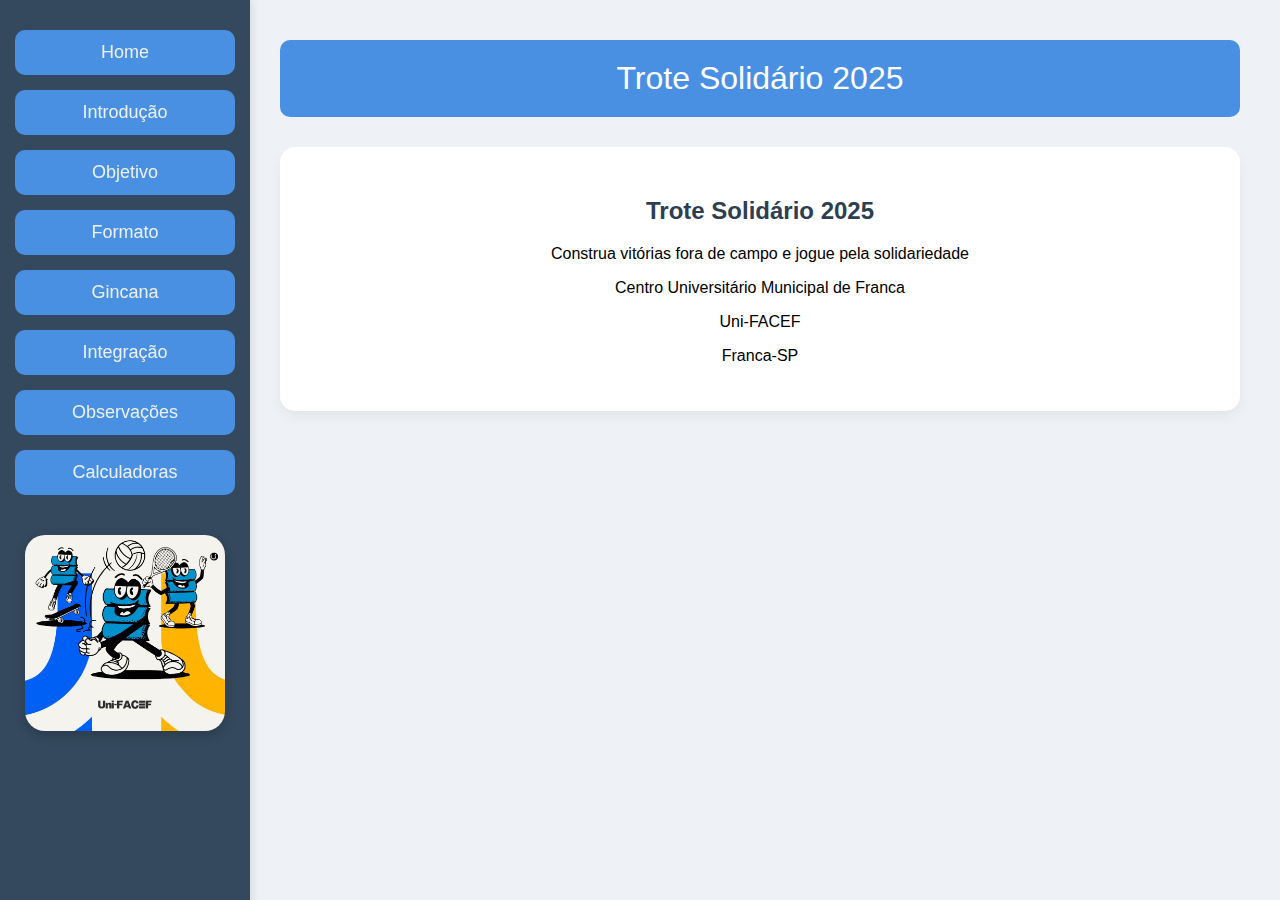
<file: index.html>
<!DOCTYPE html>
<html lang="pt-br">
<head>
    <meta charset="UTF-8">
    <meta name="viewport" content="width=device-width, initial-scale=1.0">
    <title>Trote Solidário - 2025</title>
    <link rel="stylesheet" href="css/styles.css"/>
</head>
<body>

    <nav>
        <div id="links-menu">
            <a href="index.html">Home</a>
            <a href="introducao.html">Introdução</a>
            <a href="objetivo.html">Objetivo</a>
            <a href="formato.html">Formato</a>
            <a href="gincana.html">Gincana</a>
            <a href="integracao.html">Integração</a>
            <a href="observacoes.html">Observações</a>
            <a href="calculadoras.html">Calculadoras</a>
        </div>
        <img src="IMG/trote.jpg" alt="Trote Solidário" />
    </nav>

    <div class="main-content">
        <header>Trote Solidário 2025</header>

        <div class="container centralizado">
            <h2>Trote Solidário 2025</h2>
            <p>Construa vitórias fora de campo e jogue pela solidariedade</p>
            <p>Centro Universitário Municipal de Franca</p>
            <p>Uni-FACEF</p>
            <p>Franca-SP</p>
        </div>
    </div>

</body>
</html>
</file>
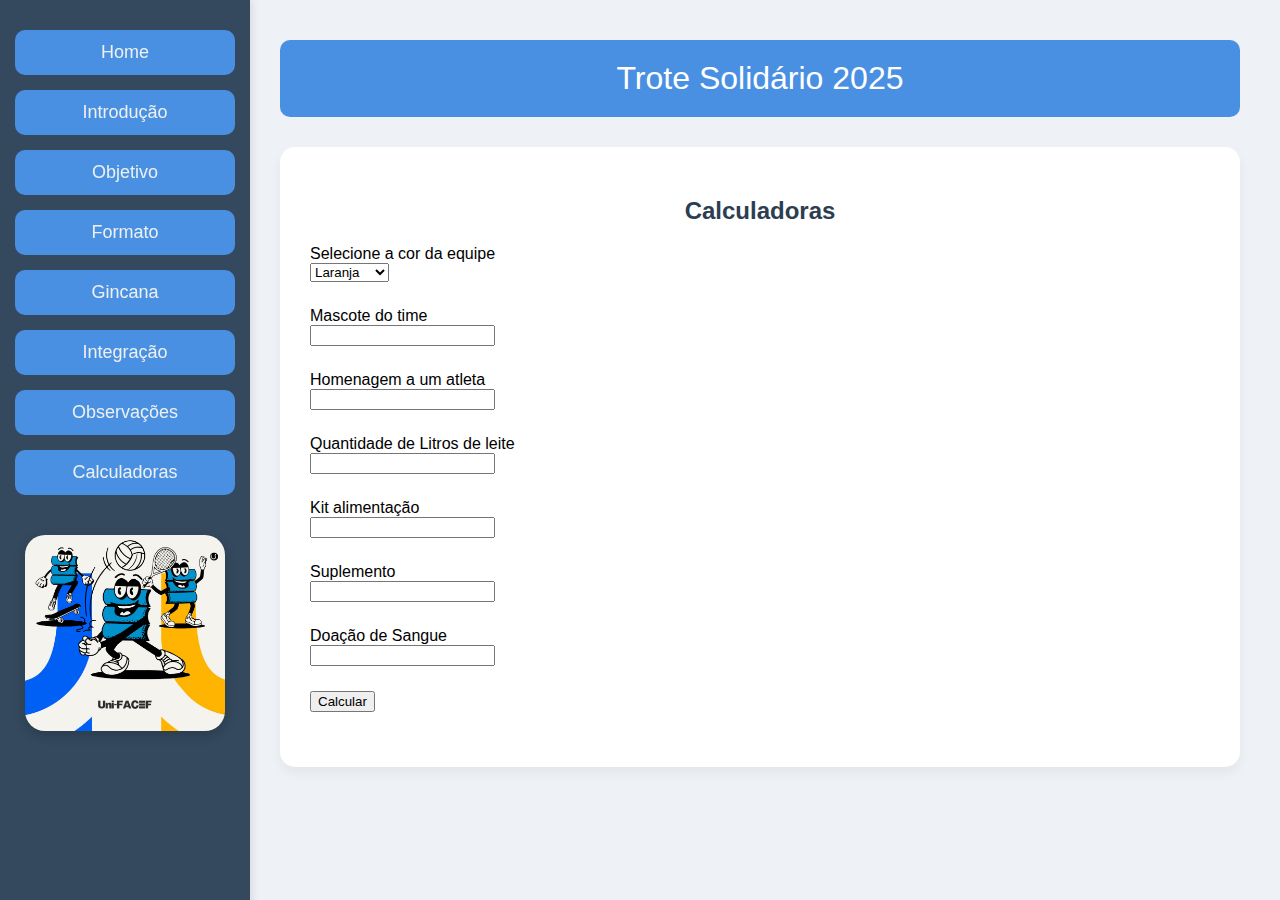
<file: calculadora.html>
<!DOCTYPE html>
<html lang="pt-br">
<head>
    <meta charset="UTF-8">
    <meta name="viewport" content="width=device-width, initial-scale=1.0">
    <title>Calculadoras</title>
    <link rel="stylesheet" href="css/styles.css">
    <script src="js/scripts.js"></script>
</head>
<body>

    <nav> <!-- Menu lateral -->
        <div id="links-menu">
            <a href="index.html">Home</a>
            <a href="introducao.html">Introdução</a>
            <a href="objetivo.html">Objetivo</a>
            <a href="formato.html">Formato</a>
            <a href="gincana.html">Gincana</a>
            <a href="integracao.html">Integração</a>
            <a href="observacoes.html">Observações</a>
            <a href="calculadoras.html">Calculadoras</a>
        </div>
        <img src="IMG/trote.jpg" alt="Trote Solidário" />
    </nav>

    <div class="main-content">
        <header>Trote Solidário 2025</header>

        <div class="container">
            <h2>Calculadoras</h2>

            <form>
                <div class="campos">
                    <label>Selecione a cor da equipe</label><br>
                    <select id="equipe">
                        <option value="Laranja">Laranja</option>
                        <option value="Preta">Preta</option>
                        <option value="Roxa">Roxa</option>
                        <option value="Verde">Verde</option>
                        <option value="Vermelha">Vermelha</option>
                    </select>
                </div>

                <div class="campos">
                    <label>Mascote do time</label><br>
                    <input type="number" id="mascote" />
                </div>

                <div class="campos">
                    <label>Homenagem a um atleta</label><br>
                    <input type="number" id="homenagem" />
                </div>

                <div class="campos">
                    <label>Quantidade de Litros de leite</label><br>
                    <input type="number" id="leite" />
                </div>

                <div class="campos">
                    <label>Kit alimentação</label><br>
                    <input type="number" id="kit" />
                </div>

                <div class="campos">
                    <label>Suplemento</label><br>
                    <input type="number" id="suplemento" />
                </div>

                <div class="campos">
                    <label>Doação de Sangue</label><br>
                    <input type="number" id="sangue" />
                </div>

                <div class="campos">
                    <button type="button" onclick="calcular()">Calcular</button>
                    <label id="soma"></label>
                </div>
            </form>
        </div>
    </div>

</body>
</html>
</file>
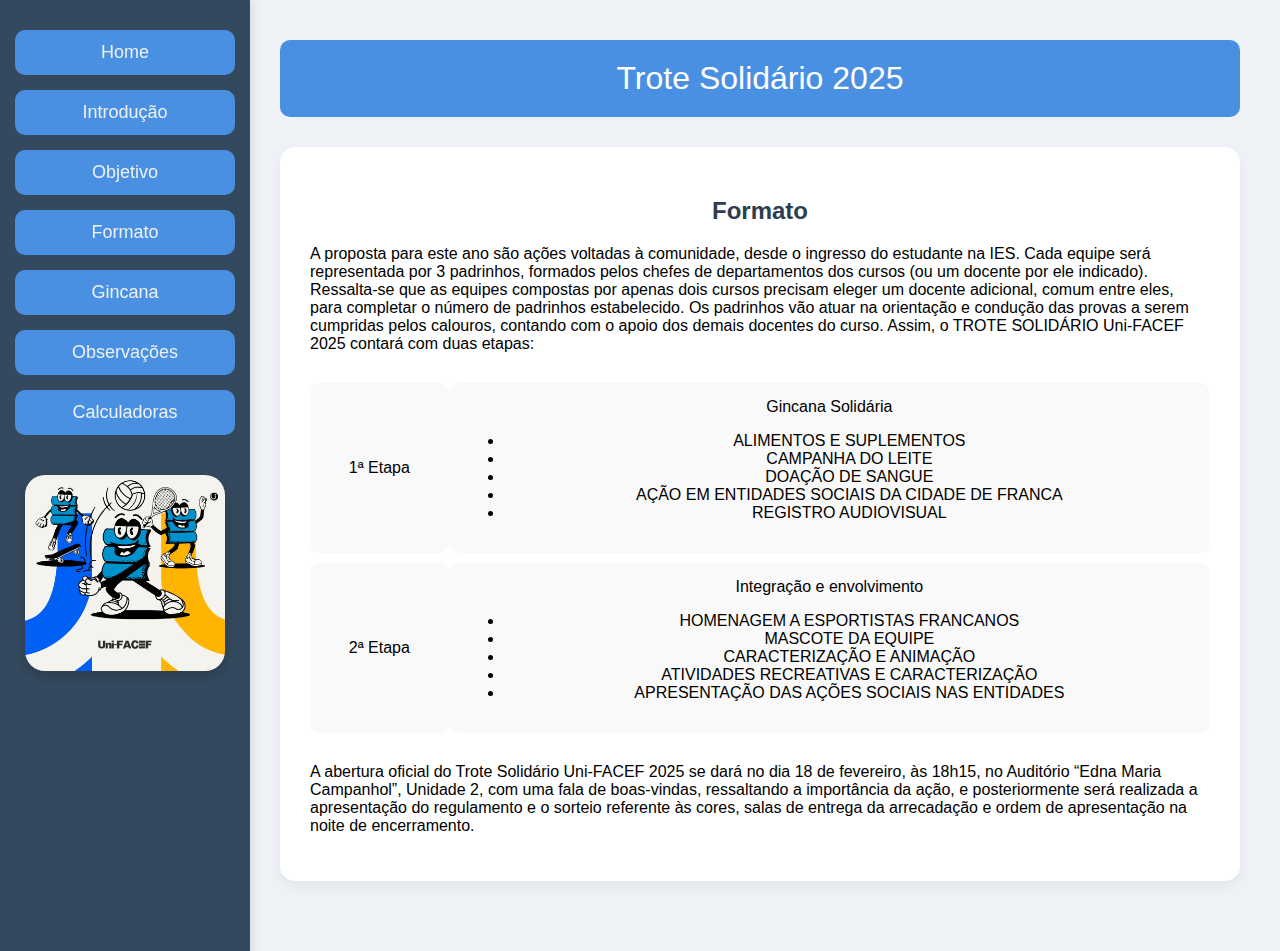
<file: formato.html>
<!DOCTYPE html>
<html lang="pt-br">
<head>
    <meta charset="UTF-8">
    <meta name="viewport" content="width=device-width, initial-scale=1.0">
    <title>Formato</title>
    <link rel="stylesheet" href="css/styles.css">
</head>
<body>

    <nav> <!-- Menu lateral -->
        <div id="links-menu">
            <a href="index.html">Home</a>
            <a href="introducao.html">Introdução</a>
            <a href="objetivo.html">Objetivo</a>
            <a href="formato.html">Formato</a>
            <a href="gincana.html">Gincana</a>
            <a href="observacoes.html">Observações</a>
            <a href="calculadoras.html">Calculadoras</a>
        </div>
        <img src="IMG/trote.jpg" alt="Trote Solidário" />
    </nav>

    <div class="main-content">
        <header>Trote Solidário 2025</header>

        <div class="container">
            <h2>Formato</h2>

            <p>A proposta para este ano são ações voltadas à comunidade, desde o ingresso do estudante na IES. Cada equipe será representada por 3 padrinhos, formados pelos chefes de departamentos dos cursos (ou um docente por ele indicado). Ressalta-se que as equipes compostas por apenas dois cursos precisam eleger um docente adicional, comum entre eles, para completar o número de padrinhos estabelecido. Os padrinhos vão atuar na orientação e condução das provas a serem cumpridas pelos calouros, contando com o apoio dos demais docentes do curso. Assim, o TROTE SOLIDÁRIO Uni-FACEF 2025 contará com duas etapas:</p>

            <table>
                <tr>
                    <td>1ª Etapa</td>
                    <td>
                        Gincana Solidária
                        <ul>
                            <li>ALIMENTOS E SUPLEMENTOS</li>
                            <li>CAMPANHA DO LEITE</li>
                            <li>DOAÇÃO DE SANGUE</li>
                            <li>AÇÃO EM ENTIDADES SOCIAIS DA CIDADE DE FRANCA</li>
                            <li>REGISTRO AUDIOVISUAL</li>
                        </ul>
                    </td>
                </tr>
                <tr>
                    <td>2ª Etapa</td>
                    <td>
                        Integração e envolvimento
                        <ul>
                            <li>HOMENAGEM A ESPORTISTAS FRANCANOS</li>
                            <li>MASCOTE DA EQUIPE</li>
                            <li>CARACTERIZAÇÃO E ANIMAÇÃO</li>
                            <li>ATIVIDADES RECREATIVAS E CARACTERIZAÇÃO</li>
                            <li>APRESENTAÇÃO DAS AÇÕES SOCIAIS NAS ENTIDADES</li>
                        </ul>
                    </td>
                </tr>
            </table>

            <p>A abertura oficial do Trote Solidário Uni-FACEF 2025 se dará no dia 18 de fevereiro, às 18h15, no Auditório “Edna Maria Campanhol”, Unidade 2, com uma fala de boas-vindas, ressaltando a importância da ação, e posteriormente será realizada a apresentação do regulamento e o sorteio referente às cores, salas de entrega da arrecadação e ordem de apresentação na noite de encerramento.</p>
        </div>
    </div>

</body>
</html>
</file>
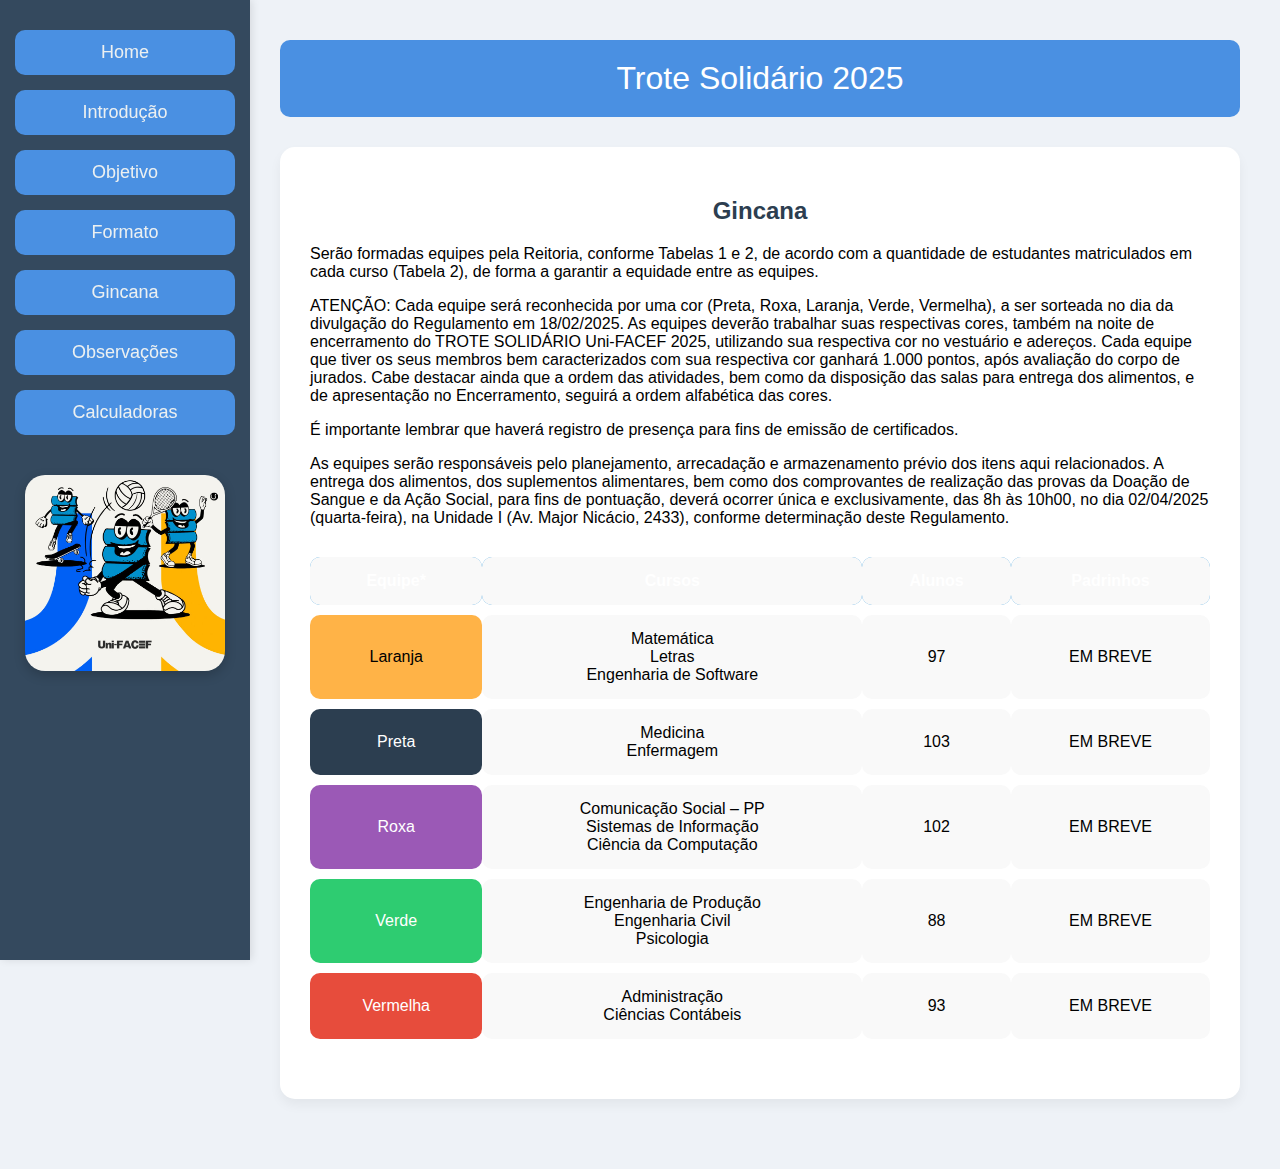
<file: gincana.html>
<!DOCTYPE html>
<html lang="pt-br">
<head>
    <meta charset="UTF-8">
    <meta name="viewport" content="width=device-width, initial-scale=1.0">
    <title>Gincana</title>
    <link rel="stylesheet" href="css/styles.css">
</head>
<body>

    <nav> <!-- Menu lateral -->
        <div id="links-menu">
            <a href="index.html">Home</a>
            <a href="introducao.html">Introdução</a>
            <a href="objetivo.html">Objetivo</a>
            <a href="formato.html">Formato</a>
            <a href="gincana.html">Gincana</a>
            <a href="observacoes.html">Observações</a>
            <a href="calculadoras.html">Calculadoras</a>
        </div>
        <img src="IMG/trote.jpg" alt="Trote Solidário" />
    </nav>

    <div class="main-content">
        <header>Trote Solidário 2025</header>

        <div class="container">
            <h2>Gincana</h2>

            <p>Serão formadas equipes pela Reitoria, conforme Tabelas 1 e 2, de acordo com a quantidade de estudantes matriculados em cada curso (Tabela 2), de forma a garantir a equidade entre as equipes.</p>

            <p>ATENÇÃO: Cada equipe será reconhecida por uma cor (Preta, Roxa, Laranja, Verde, Vermelha), a ser sorteada no dia da divulgação do Regulamento em 18/02/2025. As equipes deverão trabalhar suas respectivas cores, também na noite de encerramento do TROTE SOLIDÁRIO Uni-FACEF 2025, utilizando sua respectiva cor no vestuário e adereços. Cada equipe que tiver os seus membros bem caracterizados com sua respectiva cor ganhará 1.000 pontos, após avaliação do corpo de jurados. Cabe destacar ainda que a ordem das atividades, bem como da disposição das salas para entrega dos alimentos, e de apresentação no Encerramento, seguirá a ordem alfabética das cores.</p>

            <p>É importante lembrar que haverá registro de presença para fins de emissão de certificados.</p>

            <p>As equipes serão responsáveis pelo planejamento, arrecadação e armazenamento prévio dos itens aqui relacionados. A entrega dos alimentos, dos suplementos alimentares, bem como dos comprovantes de realização das provas da Doação de Sangue e da Ação Social, para fins de pontuação, deverá ocorrer única e exclusivamente, das 8h às 10h00, no dia 02/04/2025 (quarta-feira), na Unidade I (Av. Major Nicácio, 2433), conforme determinação deste Regulamento.</p>

            <table>
                <tr class="azul">
                    <th>Equipe*</th>
                    <th>Cursos</th>
                    <th>Alunos</th>
                    <th>Padrinhos</th>
                </tr>
                <tr>
                    <td class="laranja">Laranja</td>
                    <td>Matemática <br/> Letras <br/> Engenharia de Software</td>
                    <td>97</td>
                    <td>EM BREVE</td>
                </tr>
                <tr>
                    <td class="preta">Preta</td>
                    <td>Medicina <br/> Enfermagem</td>
                    <td>103</td>
                    <td>EM BREVE</td>
                </tr>
                <tr>
                    <td class="roxa">Roxa</td>
                    <td>Comunicação Social – PP <br/> Sistemas de Informação <br/> Ciência da Computação</td>
                    <td>102</td>
                    <td>EM BREVE</td>
                </tr>
                <tr>
                    <td class="verde">Verde</td>
                    <td>Engenharia de Produção <br/> Engenharia Civil <br/> Psicologia</td>
                    <td>88</td>
                    <td>EM BREVE</td>
                </tr>
                <tr>
                    <td class="vermelha">Vermelha</td>
                    <td>Administração <br/> Ciências Contábeis</td>
                    <td>93</td>
                    <td>EM BREVE</td>
                </tr>
            </table>
        </div>
    </div>

</body>
</html>
</file>
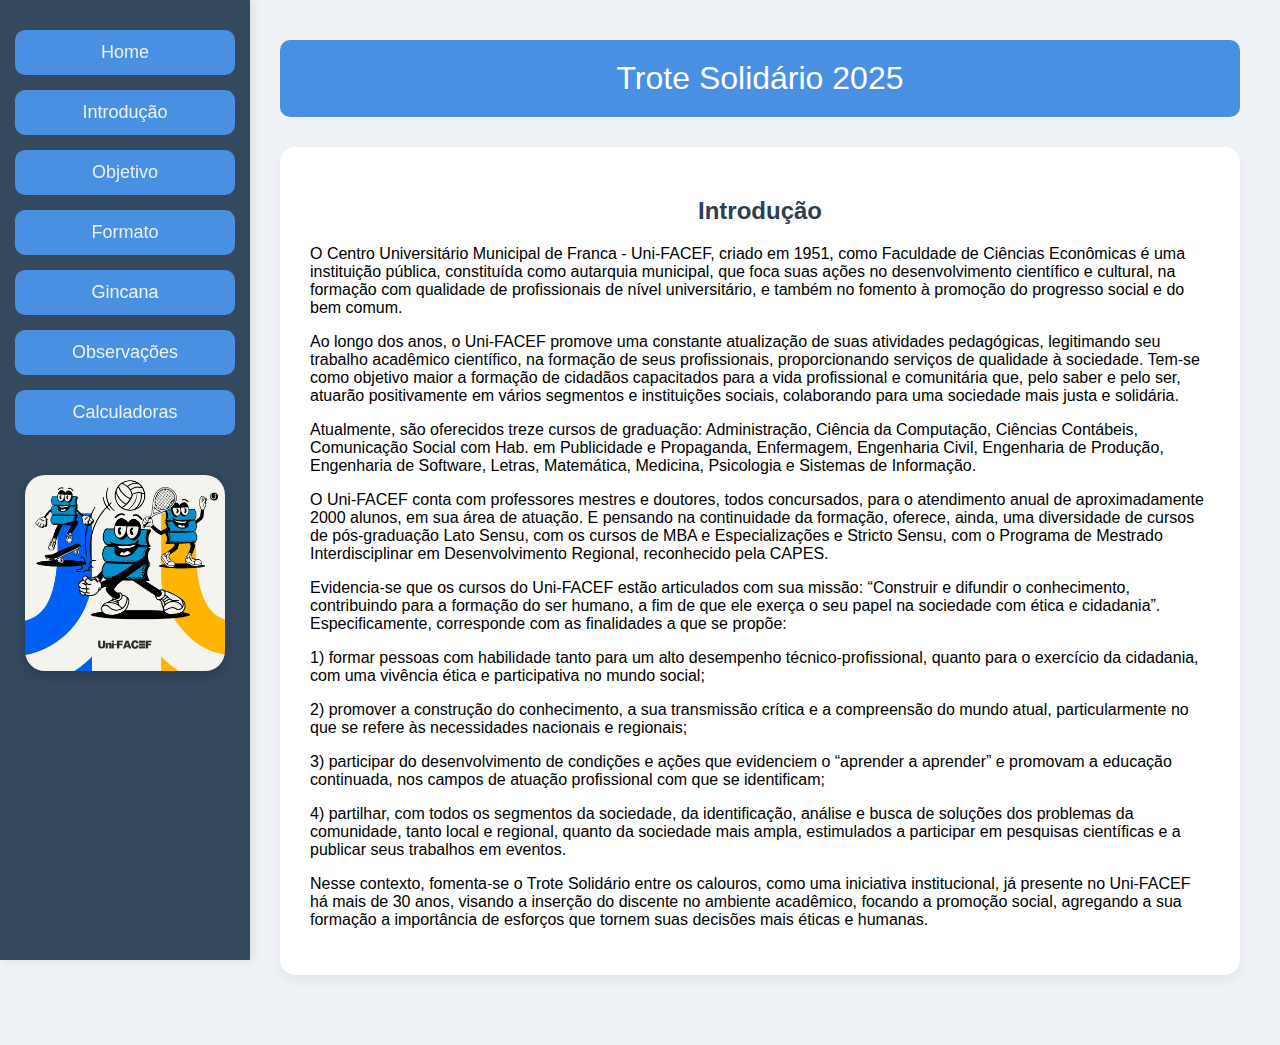
<file: introducao.html>
<!DOCTYPE html>
<html lang="pt-br">
<head>
    <meta charset="UTF-8">
    <meta name="viewport" content="width=device-width, initial-scale=1.0">
    <title>Introdução</title>
    <link rel="stylesheet" href="css/styles.css">
</head>
<body>

    <nav> <!-- Menu lateral -->
        <div id="links-menu">
            <a href="index.html">Home</a>
            <a href="introducao.html">Introdução</a>
            <a href="objetivo.html">Objetivo</a>
            <a href="formato.html">Formato</a>
            <a href="gincana.html">Gincana</a>
            <a href="observacoes.html">Observações</a>
            <a href="calculadoras.html">Calculadoras</a>
        </div>
        <img src="IMG/trote.jpg" alt="Trote Solidário"/>
    </nav>

    <div class="main-content">
        <header>Trote Solidário 2025</header>

        <div class="container">
            <h2>Introdução</h2>

            <p>O Centro Universitário Municipal de Franca - Uni-FACEF, criado em 1951, como Faculdade de Ciências Econômicas é uma instituição pública, constituída como autarquia municipal, que foca suas ações no desenvolvimento científico e cultural, na formação com qualidade de profissionais de nível universitário, e também no fomento à promoção do progresso social e do bem comum.</p>

            <p>Ao longo dos anos, o Uni-FACEF promove uma constante atualização de suas atividades pedagógicas, legitimando seu trabalho acadêmico científico, na formação de seus profissionais, proporcionando serviços de qualidade à sociedade. Tem-se como objetivo maior a formação de cidadãos capacitados para a vida profissional e comunitária que, pelo saber e pelo ser, atuarão positivamente em vários segmentos e instituições sociais, colaborando para uma sociedade mais justa e solidária.</p>

            <p>Atualmente, são oferecidos treze cursos de graduação: Administração, Ciência da Computação, Ciências Contábeis, Comunicação Social com Hab. em Publicidade e Propaganda, Enfermagem, Engenharia Civil, Engenharia de Produção, Engenharia de Software, Letras, Matemática, Medicina, Psicologia e Sistemas de Informação.</p>

            <p>O Uni-FACEF conta com professores mestres e doutores, todos concursados, para o atendimento anual de aproximadamente 2000 alunos, em sua área de atuação. E pensando na continuidade da formação, oferece, ainda, uma diversidade de cursos de pós-graduação Lato Sensu, com os cursos de MBA e Especializações e Stricto Sensu, com o Programa de Mestrado Interdisciplinar em Desenvolvimento Regional, reconhecido pela CAPES.</p>

            <p>Evidencia-se que os cursos do Uni-FACEF estão articulados com sua missão:
                “Construir e difundir o conhecimento, contribuindo para a formação do ser humano,
                a fim de que ele exerça o seu papel na sociedade com ética e cidadania”.
                Especificamente, corresponde com as finalidades a que se propõe:
            </p>

            <p>1) formar pessoas com habilidade tanto para um alto desempenho técnico-profissional, quanto para o exercício da cidadania, com uma vivência ética e participativa no mundo social;</p>

            <p>2) promover a construção do conhecimento, a sua transmissão crítica e a compreensão do mundo atual, particularmente no que se refere às necessidades nacionais e regionais;</p>

            <p>3) participar do desenvolvimento de condições e ações que evidenciem o “aprender a aprender” e promovam a educação continuada, nos campos de atuação profissional com que se identificam;</p>

            <p>4) partilhar, com todos os segmentos da sociedade, da identificação, análise e busca de soluções dos problemas da comunidade, tanto local e regional, quanto da sociedade mais ampla, estimulados a participar em pesquisas científicas e a publicar seus trabalhos em eventos.</p>

            <p>Nesse contexto, fomenta-se o Trote Solidário entre os calouros, como uma iniciativa institucional, já presente no Uni-FACEF há mais de 30 anos, visando a inserção do discente no ambiente acadêmico, focando a promoção social, agregando a sua formação a importância de esforços que tornem suas decisões mais éticas e humanas.</p>
        </div>
    </div>

</body>
</html>
</file>
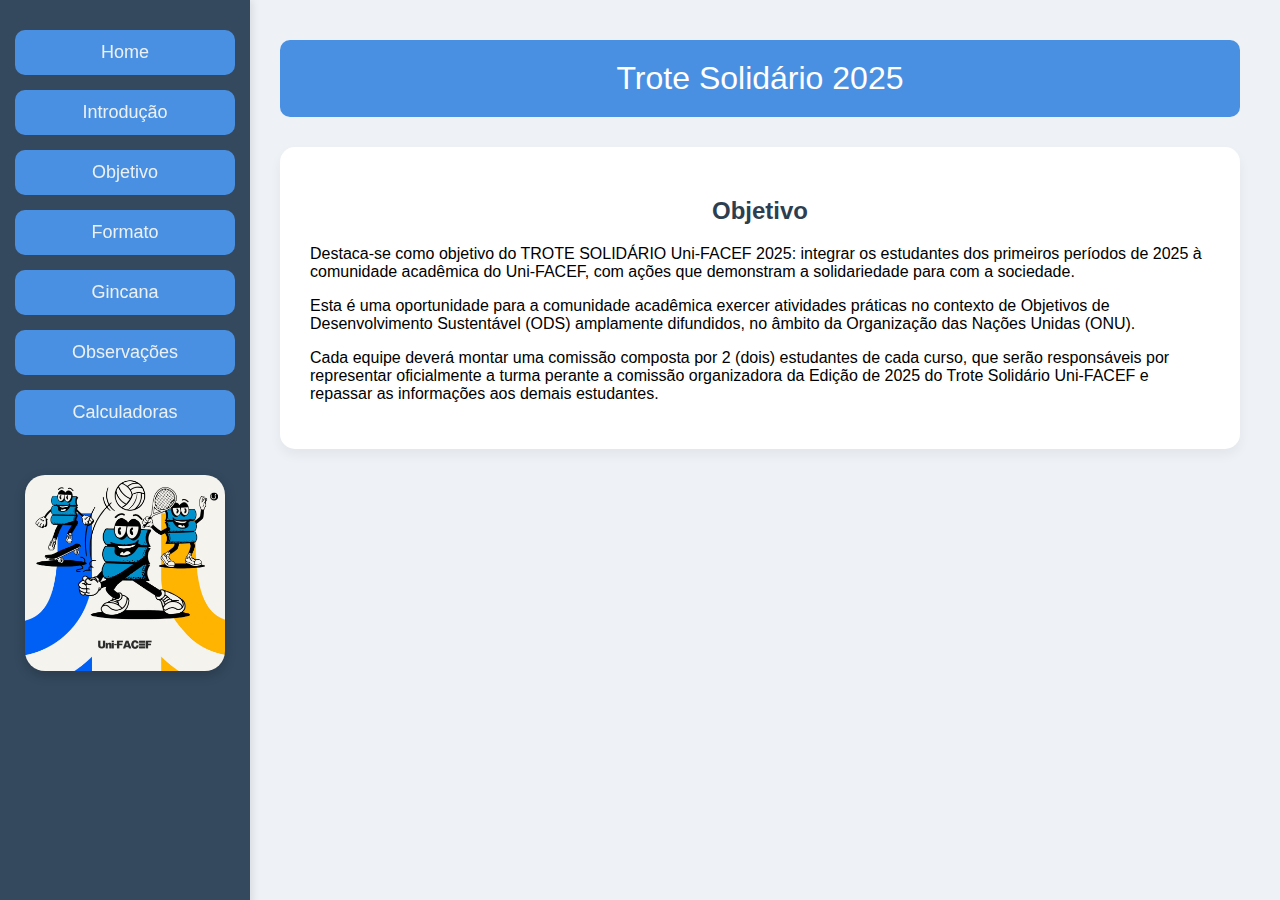
<file: objetivo.html>
<!DOCTYPE html>
<html lang="pt-br">
<head>
    <meta charset="UTF-8">
    <meta name="viewport" content="width=device-width, initial-scale=1.0">
    <title>Objetivo</title>
    <link rel="stylesheet" href="css/styles.css">
</head>
<body>

    <nav> <!-- Menu lateral -->
        <div id="links-menu">
            <a href="index.html">Home</a>
            <a href="introducao.html">Introdução</a>
            <a href="objetivo.html">Objetivo</a>
            <a href="formato.html">Formato</a>
            <a href="gincana.html">Gincana</a>
            <a href="observacoes.html">Observações</a>
            <a href="calculadoras.html">Calculadoras</a>
        </div>
        <img src="IMG/trote.jpg" alt="Trote Solidário" />
    </nav>

    <div class="main-content">
        <header>Trote Solidário 2025</header>

        <div class="container">
            <h2>Objetivo</h2>

            <p>Destaca-se como objetivo do TROTE SOLIDÁRIO Uni-FACEF 2025: integrar os estudantes dos primeiros períodos de 2025 à comunidade acadêmica do Uni-FACEF, com ações que demonstram a solidariedade para com a sociedade.</p>

            <p>Esta é uma oportunidade para a comunidade acadêmica exercer atividades práticas no contexto de Objetivos de Desenvolvimento Sustentável (ODS) amplamente difundidos, no âmbito da Organização das Nações Unidas (ONU).</p>

            <p>Cada equipe deverá montar uma comissão composta por 2 (dois) estudantes de cada curso, que serão responsáveis por representar oficialmente a turma perante a comissão organizadora da Edição de 2025 do Trote Solidário Uni-FACEF e repassar as informações aos demais estudantes.</p>
        </div>
    </div>

</body>
</html>
</file>
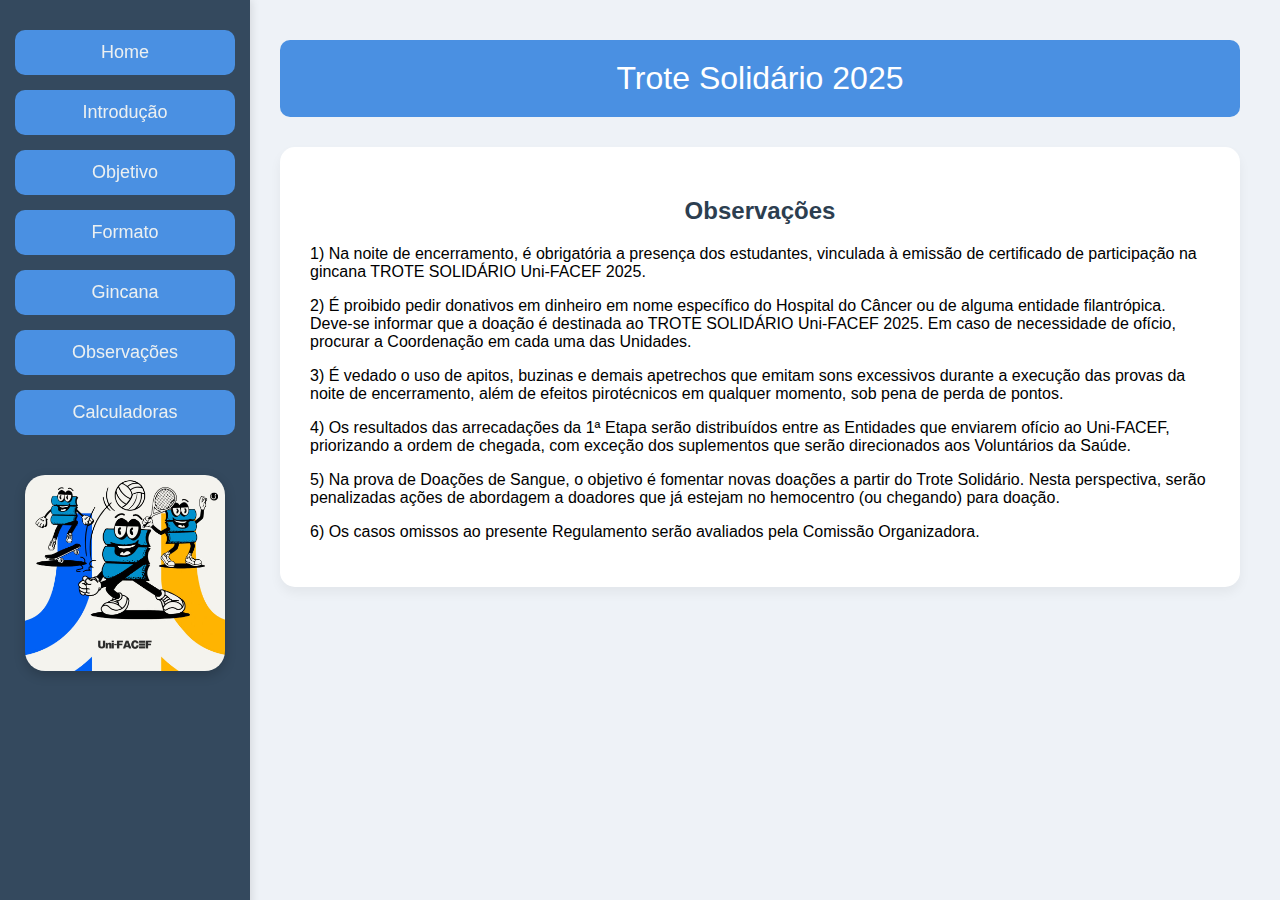
<file: observacoes.html>
<!DOCTYPE html>
<html lang="pt-br">
<head>
    <meta charset="UTF-8">
    <meta name="viewport" content="width=device-width, initial-scale=1.0">
    <title>Observações</title>
    <link rel="stylesheet" href="css/styles.css">
</head>
<body>

    <nav> <!-- Menu lateral -->
        <div id="links-menu">
            <a href="index.html">Home</a>
            <a href="introducao.html">Introdução</a>
            <a href="objetivo.html">Objetivo</a>
            <a href="formato.html">Formato</a>
            <a href="gincana.html">Gincana</a>
            <a href="observacoes.html">Observações</a>
            <a href="calculadoras.html">Calculadoras</a>
        </div>
        <img src="IMG/trote.jpg" alt="Trote Solidário" />
    </nav>

    <div class="main-content">
        <header>Trote Solidário 2025</header>

        <div class="container">
            <h2>Observações</h2>

            <p>1) Na noite de encerramento, é obrigatória a presença dos estudantes, vinculada à emissão de certificado de participação na gincana TROTE SOLIDÁRIO Uni-FACEF 2025.</p>

            <p>2) É proibido pedir donativos em dinheiro em nome específico do Hospital do Câncer ou de alguma entidade filantrópica. Deve-se informar que a doação é destinada ao TROTE SOLIDÁRIO Uni-FACEF 2025. Em caso de necessidade de ofício, procurar a Coordenação em cada uma das Unidades.</p>

            <p>3) É vedado o uso de apitos, buzinas e demais apetrechos que emitam sons excessivos durante a execução das provas da noite de encerramento, além de efeitos pirotécnicos em qualquer momento, sob pena de perda de pontos.</p>

            <p>4) Os resultados das arrecadações da 1ª Etapa serão distribuídos entre as Entidades que enviarem ofício ao Uni-FACEF, priorizando a ordem de chegada, com exceção dos suplementos que serão direcionados aos Voluntários da Saúde.</p>

            <p>5) Na prova de Doações de Sangue, o objetivo é fomentar novas doações a partir do Trote Solidário. Nesta perspectiva, serão penalizadas ações de abordagem a doadores que já estejam no hemocentro (ou chegando) para doação.</p>

            <p>6) Os casos omissos ao presente Regulamento serão avaliados pela Comissão Organizadora.</p>
        </div>
    </div>

</body>
</html>
</file>
<file: css/styles.css>
body {
    font-family: 'Segoe UI', Tahoma, Geneva, Verdana, sans-serif;
    margin: 0;
    padding: 0;
    background-color: #eef2f7;
    min-height: 100vh;
    display: flex;
    flex-direction: column;
}

nav {
    background: #34495e;
    width: 220px;
    padding: 30px 15px;
    display: flex;
    flex-direction: column;
    align-items: center;
    gap: 20px;
    box-shadow: 2px 0px 8px rgba(0, 0, 0, 0.1);
    position: fixed;
    height: 100vh;
}

#links-menu {
    display: flex;
    flex-direction: column;
    width: 100%;
    gap: 15px;
}

nav a {
    color: #ecf0f1;
    text-decoration: none;
    background: #4a90e2;
    padding: 12px 15px;
    border-radius: 10px;
    text-align: center;
    font-size: 18px;
    transition: all 0.3s;
}

nav a:hover {
    background: #ecf0f1;
    color: #34495e;
    border: 1px solid #4a90e2;
}

.main-content {
    margin-left: 240px;
    padding: 40px;
    width: calc(100% - 240px);
    box-sizing: border-box;
    min-height: 100vh;
    background-color: #eef2f7;
}

header {
    background-color: #4a90e2;
    color: white;
    padding: 20px;
    font-size: 32px;
    text-align: center;
    margin-bottom: 30px;
    border-radius: 10px;
}

img {
    width: 200px;
    height: auto;
    display: block;
    margin: 20px auto;
    border-radius: 20px;
    box-shadow: 0 4px 12px rgba(0, 0, 0, 0.2);
}

.container {
    background: white;
    padding: 30px;
    border-radius: 15px;
    margin-bottom: 30px;
    box-shadow: 0 6px 12px rgba(0, 0, 0, 0.05);
}

h2 {
    text-align: center;
    color: #2c3e50;
    margin-bottom: 20px;
}

ol {
    margin-left: 30px;
}

ol li {
    padding-bottom: 12px;
    font-size: 18px;
}

table {
    width: 100%;
    margin: 20px 0;
    border-collapse: separate;
    border-spacing: 0 10px;
    overflow-x: auto;
}

table tr td, table tr th {
    background: #f9f9f9;
    padding: 15px;
    border-radius: 10px;
    text-align: center;
}

.laranja { background-color: #ffb347; }
.preta { background-color: #2c3e50; color: white; }
.roxa { background-color: #9b59b6; color: white; }
.verde { background-color: #2ecc71; color: white; }
.vermelha { background-color: #e74c3c; color: white; }
.azul { background-color: #3498db; color: white; }

.campos {
    margin-bottom: 25px;
}

.centralizado {
    text-align: center;
}

/* --- Responsividade --- */
@media (max-width: 768px) {
    nav {
        position: relative;
        width: 100%;
        height: auto;
        flex-direction: row;
        flex-wrap: wrap;
        padding: 15px;
        justify-content: center;
    }

    #links-menu {
        flex-direction: row;
        flex-wrap: wrap;
        justify-content: center;
    }

    nav a {
        font-size: 16px;
        padding: 10px;
        margin: 5px;
    }

    img {
        display: none;
    }

    .main-content {
        margin: 0;
        width: 100%;
        padding: 20px;
    }

    table {
        display: block;
        overflow-x: auto;
        white-space: nowrap;
    }
}

@media (max-width: 480px) {
    nav a {
        font-size: 14px;
        padding: 8px;
    }

    header {
        font-size: 24px;
        padding: 15px;
    }

    h2 {
        font-size: 22px;
    }

    .container {
        padding: 20px;
    }
}

.centralizado {
    text-align: center;
}
</file>
